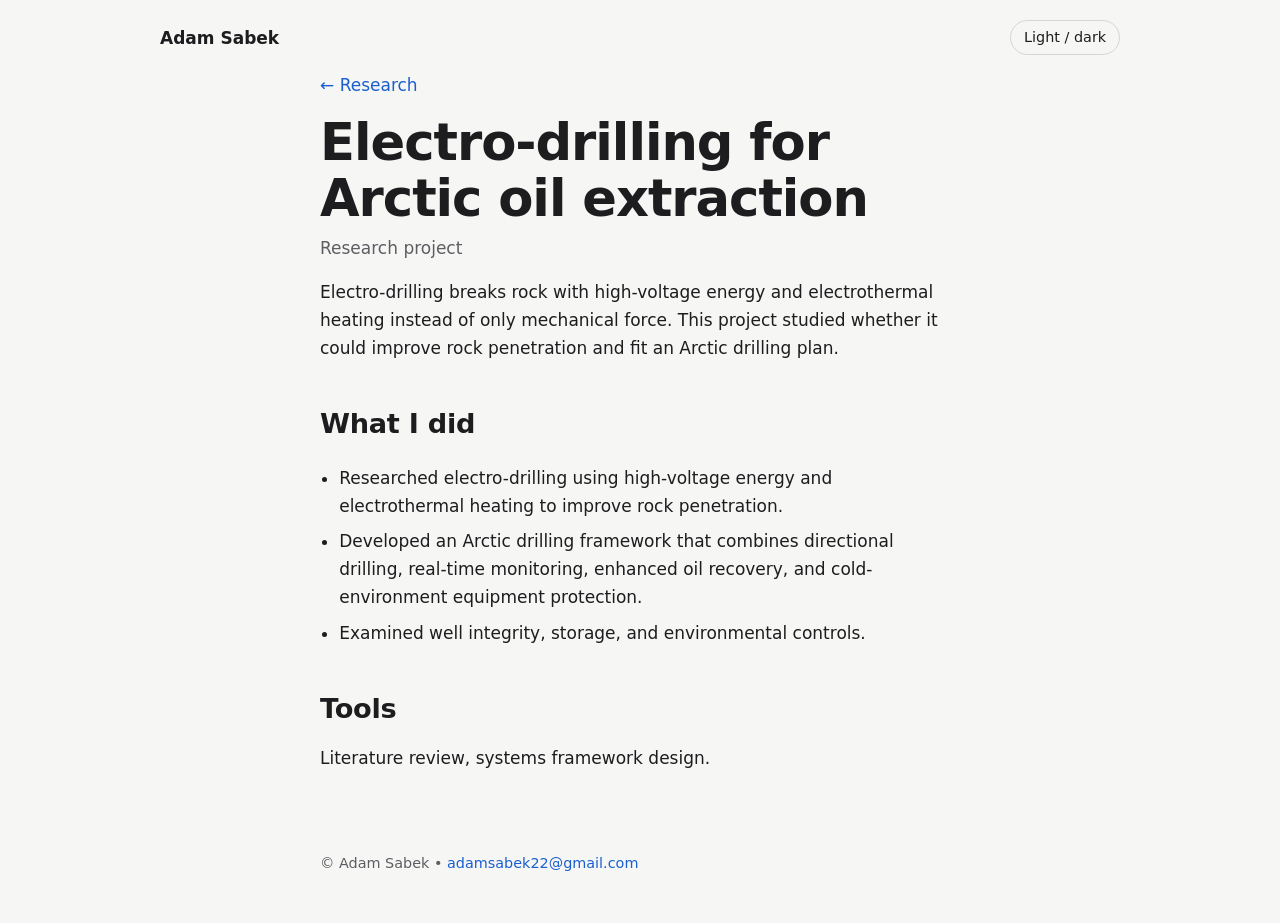
<file: arctic-drilling.html>
<!DOCTYPE html>
<html lang="en"><head><meta charset="utf-8"><meta name="viewport" content="width=device-width, initial-scale=1"><title>Electro-drilling for Arctic oil extraction | Adam Sabek</title><meta name="description" content="Research project"><link rel="stylesheet" href="style.css"></head><body><div class="bar"><a class="brand" href="index.html">Adam Sabek</a><button class="theme" type="button" aria-label="Switch between light and dark mode">Light / dark</button></div><main><div class="crumb"><a href="research.html">&larr; Research</a></div><h1>Electro-drilling for Arctic oil extraction</h1><p class="sub">Research project</p><p>Electro-drilling breaks rock with high-voltage energy and electrothermal heating instead of only mechanical force. This project studied whether it could improve rock penetration and fit an Arctic drilling plan.</p><h2>What I did</h2><ul class="l"><li>Researched electro-drilling using high-voltage energy and electrothermal heating to improve rock penetration.</li><li>Developed an Arctic drilling framework that combines directional drilling, real-time monitoring, enhanced oil recovery, and cold-environment equipment protection.</li><li>Examined well integrity, storage, and environmental controls.</li></ul><h2>Tools</h2><p>Literature review, systems framework design.</p></main><footer>&copy; Adam Sabek &bull; <a href="mailto:adamsabek22@gmail.com">adamsabek22@gmail.com</a></footer><script src="site.js"></script></body></html>
</file>
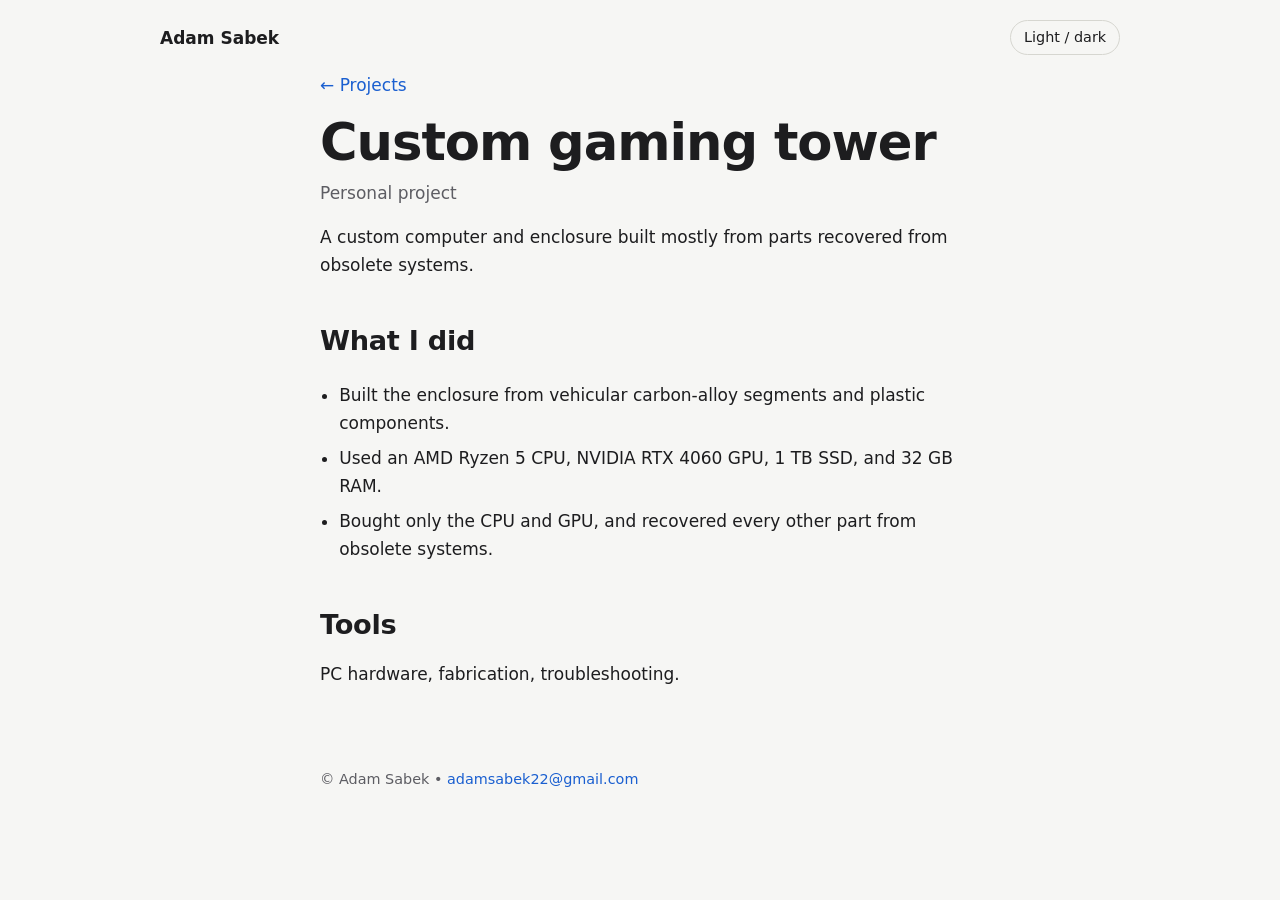
<file: gaming-tower.html>
<!DOCTYPE html>
<html lang="en"><head><meta charset="utf-8"><meta name="viewport" content="width=device-width, initial-scale=1"><title>Custom gaming tower | Adam Sabek</title><meta name="description" content="Personal project"><link rel="stylesheet" href="style.css"></head><body><div class="bar"><a class="brand" href="index.html">Adam Sabek</a><button class="theme" type="button" aria-label="Switch between light and dark mode">Light / dark</button></div><main><div class="crumb"><a href="projects.html">&larr; Projects</a></div><h1>Custom gaming tower</h1><p class="sub">Personal project</p><p>A custom computer and enclosure built mostly from parts recovered from obsolete systems.</p><h2>What I did</h2><ul class="l"><li>Built the enclosure from vehicular carbon-alloy segments and plastic components.</li><li>Used an AMD Ryzen 5 CPU, NVIDIA RTX 4060 GPU, 1 TB SSD, and 32 GB RAM.</li><li>Bought only the CPU and GPU, and recovered every other part from obsolete systems.</li></ul><h2>Tools</h2><p>PC hardware, fabrication, troubleshooting.</p></main><footer>&copy; Adam Sabek &bull; <a href="mailto:adamsabek22@gmail.com">adamsabek22@gmail.com</a></footer><script src="site.js"></script></body></html>
</file>
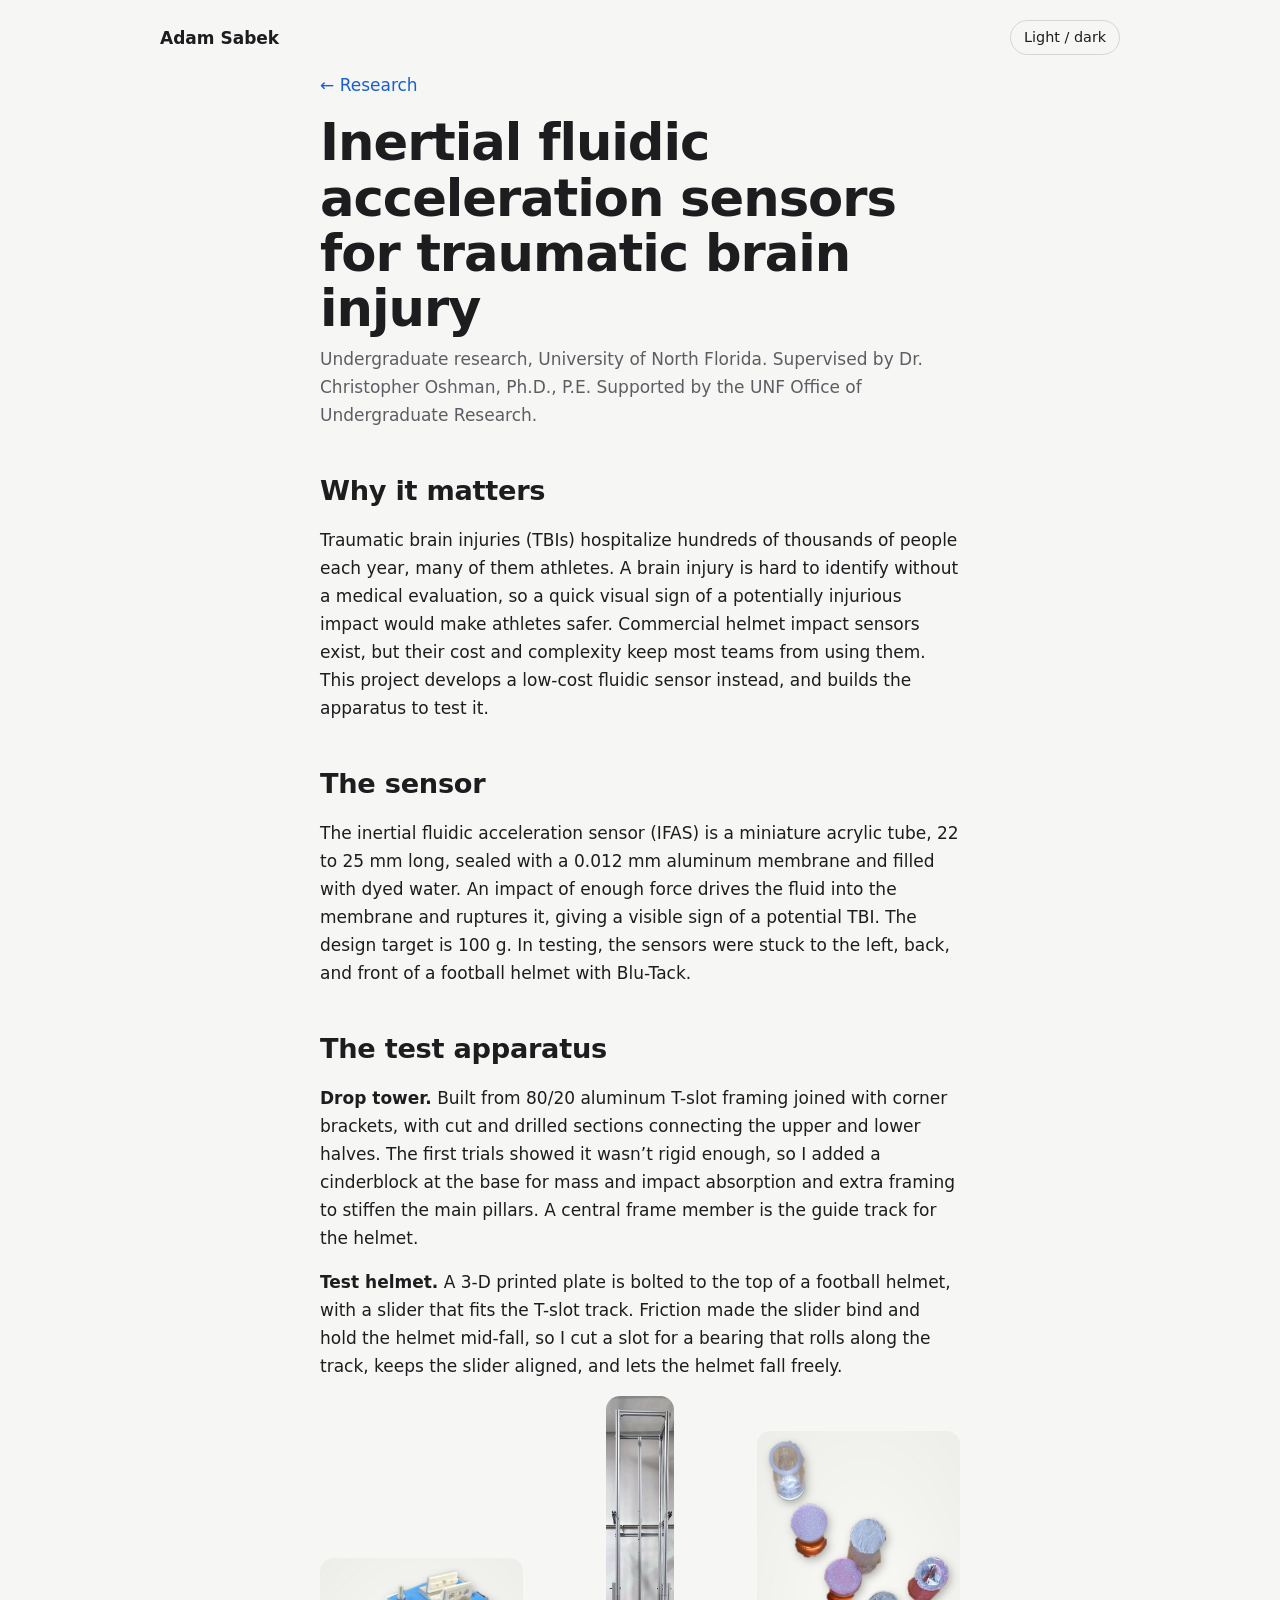
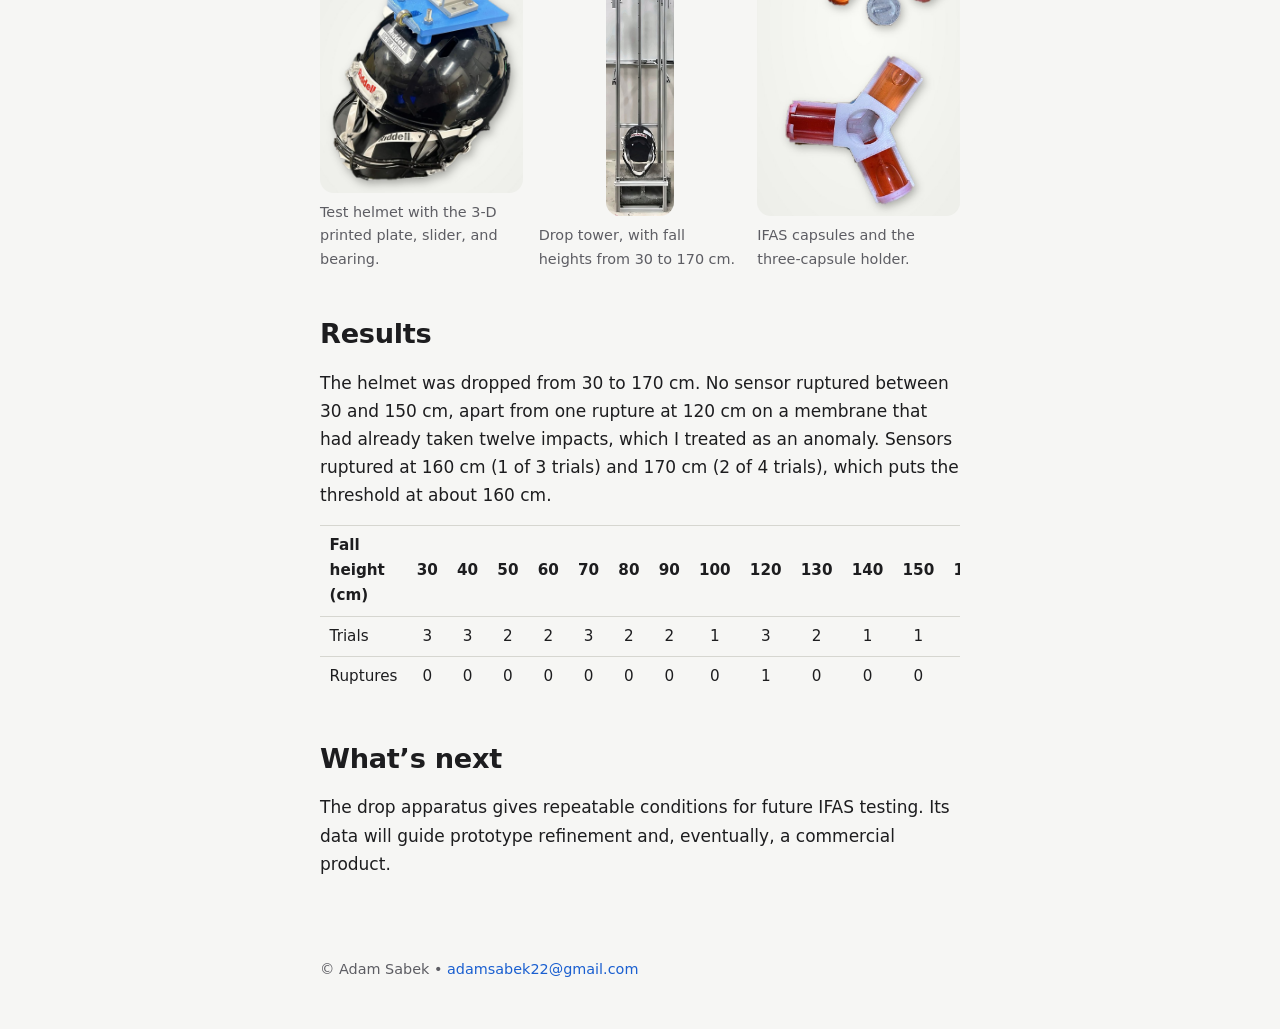
<file: ifas-sensor.html>
<!DOCTYPE html>
<html lang="en"><head><meta charset="utf-8"><meta name="viewport" content="width=device-width, initial-scale=1"><title>Inertial fluidic acceleration sensors | Adam Sabek</title><meta name="description" content="A low-cost fluidic sensor for helmet impacts, tested on a drop tower."><link rel="stylesheet" href="style.css"></head><body><div class="bar"><a class="brand" href="index.html">Adam Sabek</a><button class="theme" type="button" aria-label="Switch between light and dark mode">Light / dark</button></div><main><div class="crumb"><a href="research.html">&larr; Research</a></div>
<h1>Inertial fluidic acceleration sensors for traumatic brain injury</h1>
<p class="sub">Undergraduate research, University of North Florida. Supervised by Dr. Christopher Oshman, Ph.D., P.E. Supported by the UNF Office of Undergraduate Research.</p>
<h2>Why it matters</h2>
<p>Traumatic brain injuries (TBIs) hospitalize hundreds of thousands of people each year, many of them athletes. A brain injury is hard to identify without a medical evaluation, so a quick visual sign of a potentially injurious impact would make athletes safer. Commercial helmet impact sensors exist, but their cost and complexity keep most teams from using them. This project develops a low-cost fluidic sensor instead, and builds the apparatus to test it.</p>
<h2>The sensor</h2>
<p>The inertial fluidic acceleration sensor (IFAS) is a miniature acrylic tube, 22 to 25 mm long, sealed with a 0.012 mm aluminum membrane and filled with dyed water. An impact of enough force drives the fluid into the membrane and ruptures it, giving a visible sign of a potential TBI. The design target is 100 g. In testing, the sensors were stuck to the left, back, and front of a football helmet with Blu-Tack.</p>
<h2>The test apparatus</h2>
<p><b>Drop tower.</b> Built from 80/20 aluminum T-slot framing joined with corner brackets, with cut and drilled sections connecting the upper and lower halves. The first trials showed it wasn&rsquo;t rigid enough, so I added a cinderblock at the base for mass and impact absorption and extra framing to stiffen the main pillars. A central frame member is the guide track for the helmet.</p>
<p><b>Test helmet.</b> A 3-D printed plate is bolted to the top of a football helmet, with a slider that fits the T-slot track. Friction made the slider bind and hold the helmet mid-fall, so I cut a slot for a bearing that rolls along the track, keeps the slider aligned, and lets the helmet fall freely.</p>
<div class="photos">
<figure><img src="images/ifas-helmet.jpg" alt="Football helmet with a blue 3-D printed plate bolted to the top, carrying a slider and bearing." width="900" height="1044"><figcaption>Test helmet with the 3-D printed plate, slider, and bearing.</figcaption></figure>
<figure class="tall"><img src="images/ifas-tower.jpg" alt="Tall aluminum T-slot drop tower on a cinderblock base with the helmet at the bottom." width="393" height="2430"><figcaption>Drop tower, with fall heights from 30 to 170 cm.</figcaption></figure>
<figure><img src="images/ifas-capsules.jpg" alt="Small acrylic capsules sealed with membranes and filled with red dyed water, plus a three-capsule holder." width="700" height="1332"><figcaption>IFAS capsules and the three-capsule holder.</figcaption></figure>
</div>
<h2>Results</h2>
<p>The helmet was dropped from 30 to 170 cm. No sensor ruptured between 30 and 150 cm, apart from one rupture at 120 cm on a membrane that had already taken twelve impacts, which I treated as an anomaly. Sensors ruptured at 160 cm (1 of 3 trials) and 170 cm (2 of 4 trials), which puts the threshold at about 160 cm.</p>
<div class="tw"><table><tr><th>Fall height (cm)</th><th>30</th><th>40</th><th>50</th><th>60</th><th>70</th><th>80</th><th>90</th><th>100</th><th>120</th><th>130</th><th>140</th><th>150</th><th>160</th><th>170</th></tr><tr><td>Trials</td><td>3</td><td>3</td><td>2</td><td>2</td><td>3</td><td>2</td><td>2</td><td>1</td><td>3</td><td>2</td><td>1</td><td>1</td><td>3</td><td>4</td></tr><tr><td>Ruptures</td><td>0</td><td>0</td><td>0</td><td>0</td><td>0</td><td>0</td><td>0</td><td>0</td><td>1</td><td>0</td><td>0</td><td>0</td><td>1</td><td>2</td></tr></table></div>
<h2>What&rsquo;s next</h2>
<p>The drop apparatus gives repeatable conditions for future IFAS testing. Its data will guide prototype refinement and, eventually, a commercial product.</p></main><footer>&copy; Adam Sabek &bull; <a href="mailto:adamsabek22@gmail.com">adamsabek22@gmail.com</a></footer><script src="site.js"></script></body></html>
</file>
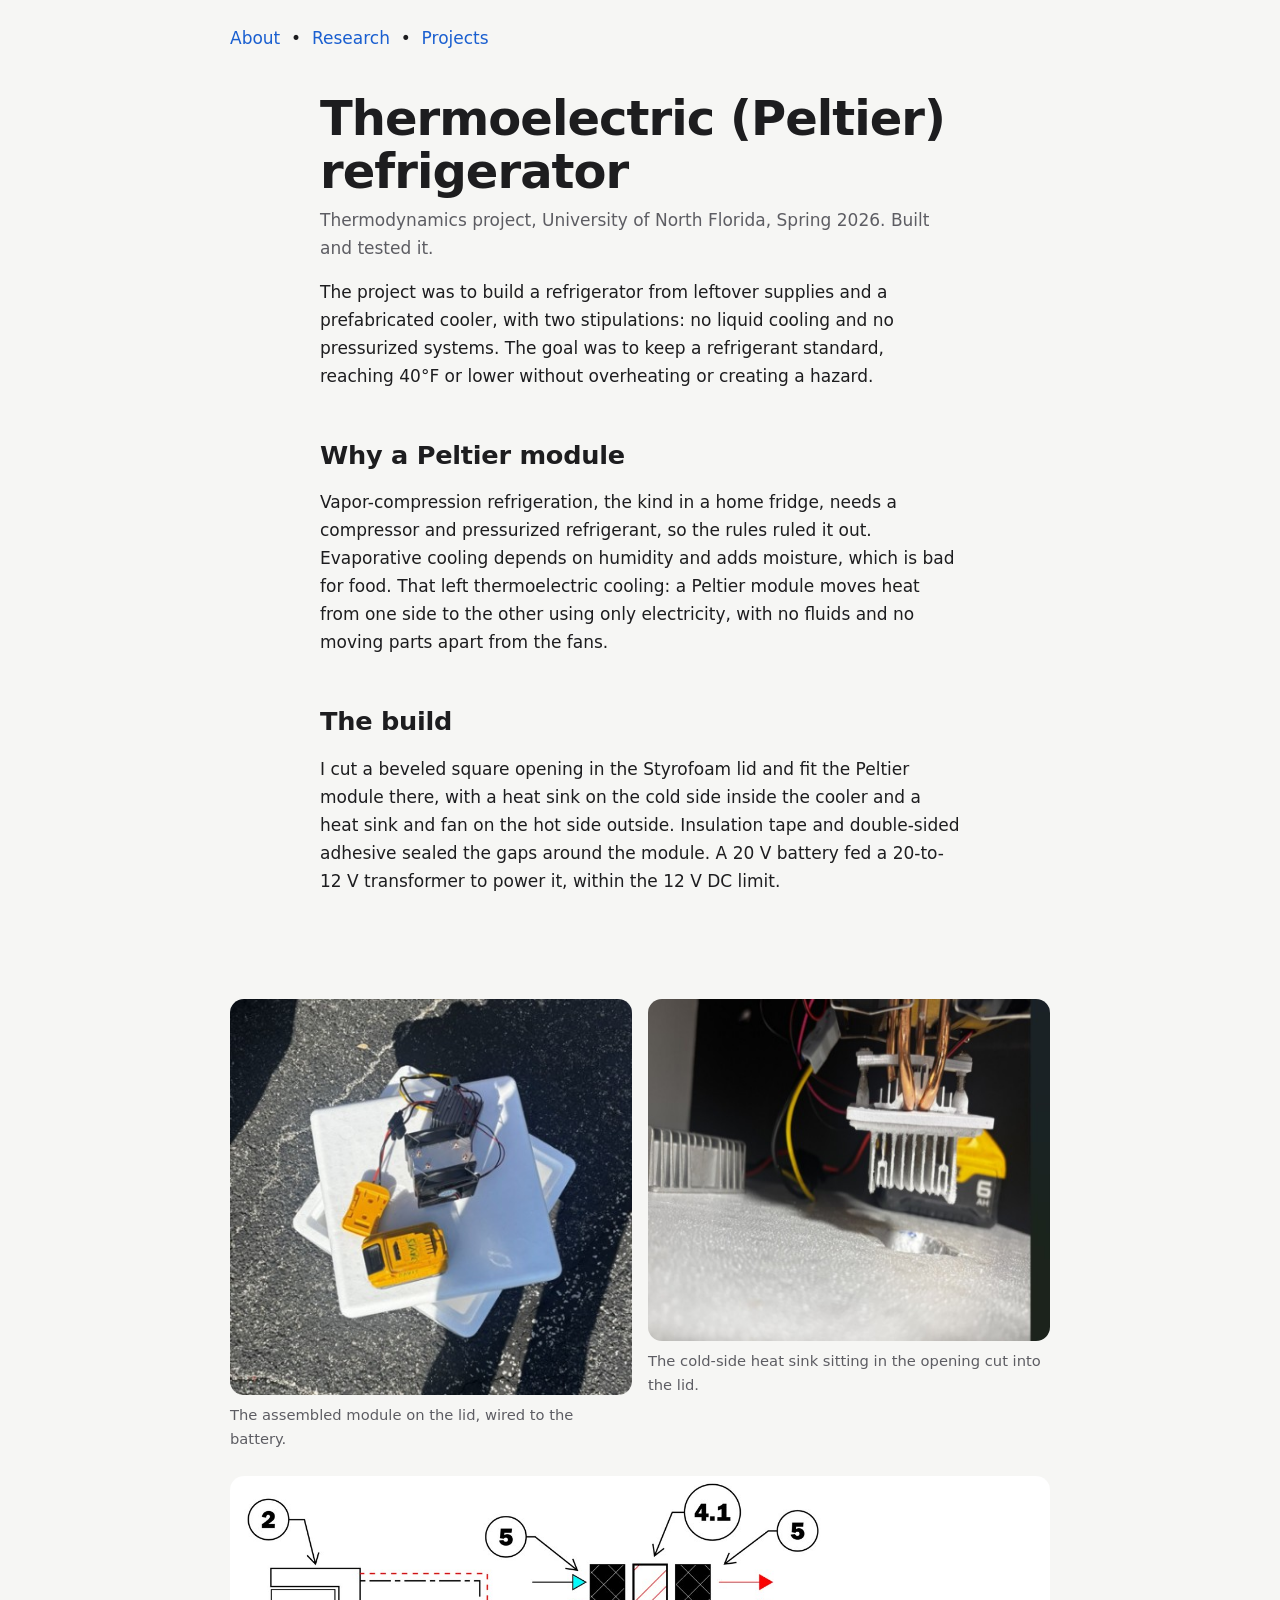
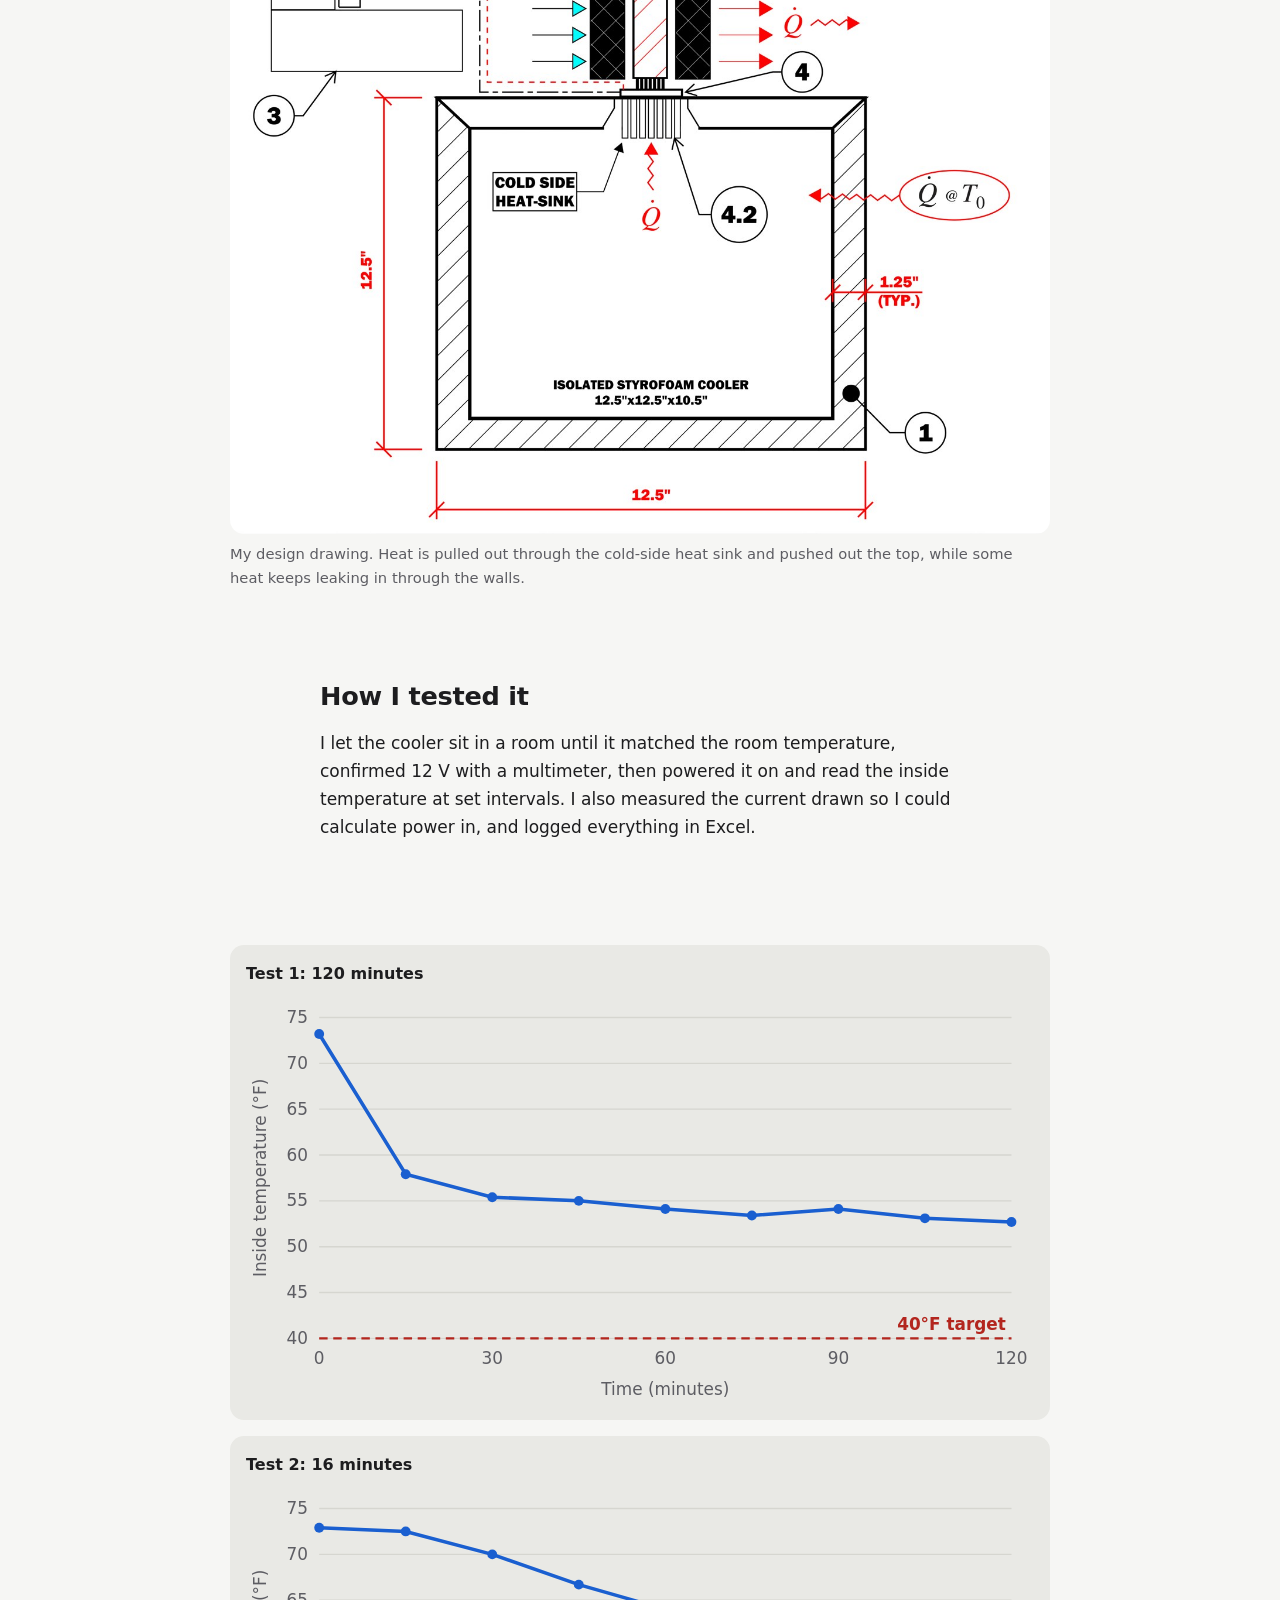
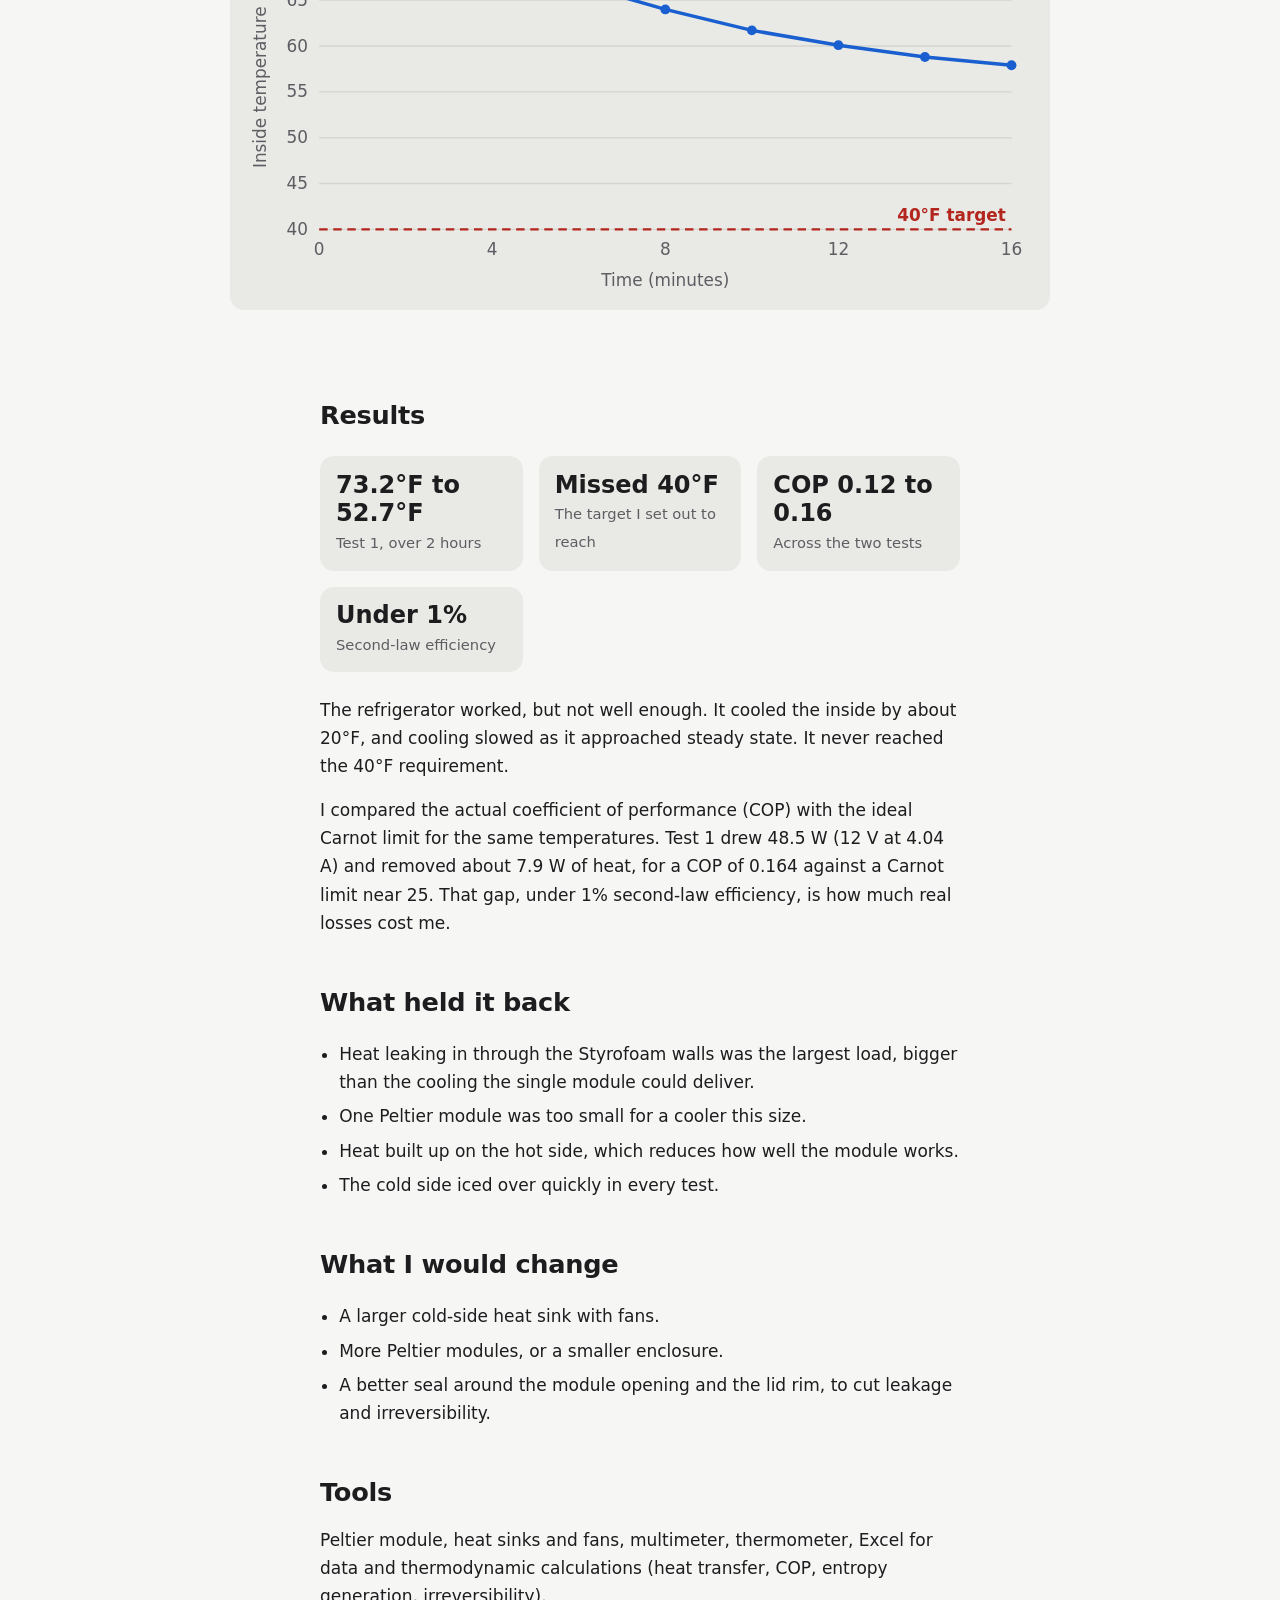
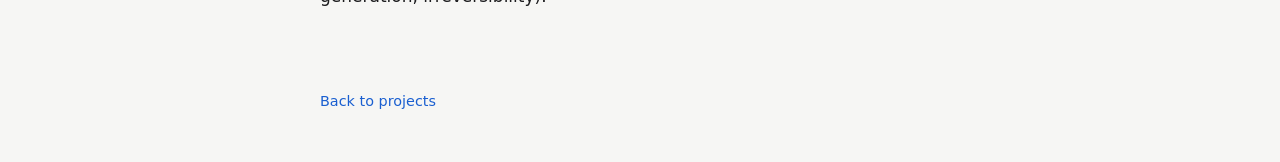
<file: peltier.html>
<!DOCTYPE html>
<html lang="en">
<head>
<meta charset="utf-8">
<meta name="viewport" content="width=device-width, initial-scale=1">
<title>Thermoelectric (Peltier) Refrigerator | Adam Sabek</title>
<meta name="description" content="A project to build a refrigerator with no liquid cooling and no pressurized systems, using a single Peltier module.">
<style>
:root { --bg:#f6f6f4; --surface:#e9e9e5; --text:#1d1d1f; --muted:#5d5d63; --link:#1a5fd0; --line:#d6d6d0; --warn:#b3261e; }
@media (prefers-color-scheme: dark) {
  :root:not([data-theme="light"]) { --bg:#1c1c1e; --surface:#2b2b2e; --text:#ececee; --muted:#a2a2a8; --link:#5b9bff; --line:#3a3a3e; --warn:#ff8a80; }
}
:root[data-theme="dark"] { --bg:#1c1c1e; --surface:#2b2b2e; --text:#ececee; --muted:#a2a2a8; --link:#5b9bff; --line:#3a3a3e; --warn:#ff8a80; }
* { box-sizing:border-box; }
body { margin:0; background:var(--bg); color:var(--text); font:17px/1.65 system-ui,-apple-system,"Segoe UI",Roboto,Helvetica,Arial,sans-serif; }
a { color:var(--link); text-decoration:none; } a:hover { text-decoration:underline; }
a:focus-visible { outline:2px solid var(--link); outline-offset:3px; border-radius:6px; }
.top { max-width:860px; margin:0 auto; padding:1.5rem 1.25rem 0; }
main { max-width:680px; margin:0 auto; padding:1rem 1.25rem 4rem; }
.wide { max-width:860px; margin:1.5rem auto; padding:0 1.25rem; }
h1 { font-size:clamp(2rem,5.5vw,3rem); line-height:1.1; letter-spacing:-0.02em; margin:1.5rem 0 .5rem; }
h2 { font-size:1.6rem; margin:2.75rem 0 .75rem; letter-spacing:-0.01em; }
p { margin:0 0 1rem; } .meta { color:var(--muted); }
ul { padding-left:1.2rem; } li { margin-bottom:.4rem; }
figure { margin:0; } figcaption { color:var(--muted); font-size:.92rem; margin-top:.5rem; }
img { max-width:100%; height:auto; border-radius:14px; display:block; background:var(--surface); }
.photos { display:grid; grid-template-columns:repeat(auto-fit,minmax(260px,1fr)); gap:1rem; align-items:start; }
.photos img { width:100%; }
.diagram img { background:#fff; width:100%; }
.facts { display:grid; grid-template-columns:repeat(auto-fit,minmax(150px,1fr)); gap:1rem; margin:1.25rem 0 1.5rem; padding:0; list-style:none; }
.facts li { background:var(--surface); border-radius:14px; padding:.9rem 1rem; margin:0; }
.facts b { display:block; font-size:1.5rem; line-height:1.2; }
.facts span { color:var(--muted); font-size:.92rem; }
.chart { width:100%; height:auto; display:block; }
.chart .grid { stroke:var(--line); stroke-width:1; }
.chart .tick,.chart .axis { fill:var(--muted); font-size:12px; }
.chart .line { fill:none; stroke:var(--link); stroke-width:2.5; }
.chart .dot { fill:var(--link); }
.chart .target { stroke:var(--warn); stroke-width:1.5; stroke-dasharray:6 4; }
.chart .tgt { fill:var(--warn); font-size:12px; font-weight:600; }
.chartbox { background:var(--surface); border-radius:14px; padding:1rem; }
.chartbox + .chartbox { margin-top:1rem; }
.chartbox h3 { font-size:1rem; margin:0 0 .5rem; }
table { border-collapse:collapse; width:100%; font-size:.95rem; }
th,td { text-align:left; padding:.5rem .6rem; border-top:1px solid var(--line); }
th { font-weight:600; }
.tablewrap { overflow-x:auto; }
footer { max-width:680px; margin:0 auto; padding:0 1.25rem 3rem; color:var(--muted); font-size:.9rem; }
</style>
</head>
<body>
<div class="top"><a href="index.html">About</a> &nbsp;&bull;&nbsp; <a href="research.html">Research</a> &nbsp;&bull;&nbsp; <a href="projects.html">Projects</a></div>

<main>
  <h1>Thermoelectric (Peltier) refrigerator</h1>
  <p class="meta">Thermodynamics project, University of North Florida, Spring 2026. Built and tested it.</p>

  <p>The project was to build a refrigerator from leftover supplies and a prefabricated cooler, with two stipulations: no liquid cooling and no pressurized systems. The goal was to keep a refrigerant standard, reaching 40°F or lower without overheating or creating a hazard.</p>

  <h2>Why a Peltier module</h2>
  <p>Vapor-compression refrigeration, the kind in a home fridge, needs a compressor and pressurized refrigerant, so the rules ruled it out. Evaporative cooling depends on humidity and adds moisture, which is bad for food. That left thermoelectric cooling: a Peltier module moves heat from one side to the other using only electricity, with no fluids and no moving parts apart from the fans.</p>

  <h2>The build</h2>
  <p>I cut a beveled square opening in the Styrofoam lid and fit the Peltier module there, with a heat sink on the cold side inside the cooler and a heat sink and fan on the hot side outside. Insulation tape and double-sided adhesive sealed the gaps around the module. A 20 V battery fed a 20-to-12 V transformer to power it, within the 12 V DC limit.</p>
</main>

<div class="wide">
  <div class="photos">
    <figure>
      <img src="images/peltier-cooler-top.jpg" alt="The Peltier module with its heat sink and fan mounted on the white Styrofoam lid, wired to a yellow DeWalt battery." width="426" height="420">
      <figcaption>The assembled module on the lid, wired to the battery.</figcaption>
    </figure>
    <figure>
      <img src="images/peltier-cold-side.jpg" alt="Underside of the lid showing the cold-side heat sink sitting in the beveled opening cut into the Styrofoam, with copper heat pipes above it." width="495" height="421">
      <figcaption>The cold-side heat sink sitting in the opening cut into the lid.</figcaption>
    </figure>
  </div>
</div>

<div class="wide diagram">
  <figure>
    <img src="images/peltier-diagram.jpg" alt="Cross-section drawing of the Styrofoam cooler with the Peltier module in the lid, showing heat leaving through the hot-side heat sink and fans, and heat leaking in through the walls." width="1400" height="1125">
    <figcaption>My design drawing. Heat is pulled out through the cold-side heat sink and pushed out the top, while some heat keeps leaking in through the walls.</figcaption>
  </figure>
</div>

<main>
  <h2>How I tested it</h2>
  <p>I let the cooler sit in a room until it matched the room temperature, confirmed 12 V with a multimeter, then powered it on and read the inside temperature at set intervals. I also measured the current drawn so I could calculate power in, and logged everything in Excel.</p>
</main>

<div class="wide">
  <div class="chartbox">
    <h3>Test 1: 120 minutes</h3>
    <svg viewBox="0 0 560 290" role="img" aria-label="Test 1: inside temperature falls from 73.2 to 52.7 degrees Fahrenheit over 120 minutes, staying above the 40 degree target" class="chart">
<line x1="52" x2="544" y1="244.0" y2="244.0" class="grid"/><text x="44" y="248.0" text-anchor="end" class="tick">40</text>
<line x1="52" x2="544" y1="211.4" y2="211.4" class="grid"/><text x="44" y="215.4" text-anchor="end" class="tick">45</text>
<line x1="52" x2="544" y1="178.9" y2="178.9" class="grid"/><text x="44" y="182.9" text-anchor="end" class="tick">50</text>
<line x1="52" x2="544" y1="146.3" y2="146.3" class="grid"/><text x="44" y="150.3" text-anchor="end" class="tick">55</text>
<line x1="52" x2="544" y1="113.7" y2="113.7" class="grid"/><text x="44" y="117.7" text-anchor="end" class="tick">60</text>
<line x1="52" x2="544" y1="81.1" y2="81.1" class="grid"/><text x="44" y="85.1" text-anchor="end" class="tick">65</text>
<line x1="52" x2="544" y1="48.6" y2="48.6" class="grid"/><text x="44" y="52.6" text-anchor="end" class="tick">70</text>
<line x1="52" x2="544" y1="16.0" y2="16.0" class="grid"/><text x="44" y="20.0" text-anchor="end" class="tick">75</text>
<text x="52.0" y="262" text-anchor="middle" class="tick">0</text>
<text x="175.0" y="262" text-anchor="middle" class="tick">30</text>
<text x="298.0" y="262" text-anchor="middle" class="tick">60</text>
<text x="421.0" y="262" text-anchor="middle" class="tick">90</text>
<text x="544.0" y="262" text-anchor="middle" class="tick">120</text>
<line x1="52" x2="544" y1="244.0" y2="244.0" class="target"/>
<text x="540" y="238.0" text-anchor="end" class="tgt">40°F target</text>
<polyline points="52.0,27.7 113.5,127.4 175.0,143.7 236.5,146.3 298.0,152.1 359.5,156.7 421.0,152.1 482.5,158.7 544.0,161.3" class="line"/>
<circle cx="52.0" cy="27.7" r="3.5" class="dot"/>
<circle cx="113.5" cy="127.4" r="3.5" class="dot"/>
<circle cx="175.0" cy="143.7" r="3.5" class="dot"/>
<circle cx="236.5" cy="146.3" r="3.5" class="dot"/>
<circle cx="298.0" cy="152.1" r="3.5" class="dot"/>
<circle cx="359.5" cy="156.7" r="3.5" class="dot"/>
<circle cx="421.0" cy="152.1" r="3.5" class="dot"/>
<circle cx="482.5" cy="158.7" r="3.5" class="dot"/>
<circle cx="544.0" cy="161.3" r="3.5" class="dot"/>
<text x="298.0" y="284" text-anchor="middle" class="axis">Time (minutes)</text>
<text transform="translate(14 130.0) rotate(-90)" text-anchor="middle" class="axis">Inside temperature (°F)</text>
</svg>
  </div>
  <div class="chartbox">
    <h3>Test 2: 16 minutes</h3>
    <svg viewBox="0 0 560 290" role="img" aria-label="Test 2: inside temperature falls from 72.9 to 57.9 degrees Fahrenheit over 16 minutes" class="chart">
<line x1="52" x2="544" y1="244.0" y2="244.0" class="grid"/><text x="44" y="248.0" text-anchor="end" class="tick">40</text>
<line x1="52" x2="544" y1="211.4" y2="211.4" class="grid"/><text x="44" y="215.4" text-anchor="end" class="tick">45</text>
<line x1="52" x2="544" y1="178.9" y2="178.9" class="grid"/><text x="44" y="182.9" text-anchor="end" class="tick">50</text>
<line x1="52" x2="544" y1="146.3" y2="146.3" class="grid"/><text x="44" y="150.3" text-anchor="end" class="tick">55</text>
<line x1="52" x2="544" y1="113.7" y2="113.7" class="grid"/><text x="44" y="117.7" text-anchor="end" class="tick">60</text>
<line x1="52" x2="544" y1="81.1" y2="81.1" class="grid"/><text x="44" y="85.1" text-anchor="end" class="tick">65</text>
<line x1="52" x2="544" y1="48.6" y2="48.6" class="grid"/><text x="44" y="52.6" text-anchor="end" class="tick">70</text>
<line x1="52" x2="544" y1="16.0" y2="16.0" class="grid"/><text x="44" y="20.0" text-anchor="end" class="tick">75</text>
<text x="52.0" y="262" text-anchor="middle" class="tick">0</text>
<text x="175.0" y="262" text-anchor="middle" class="tick">4</text>
<text x="298.0" y="262" text-anchor="middle" class="tick">8</text>
<text x="421.0" y="262" text-anchor="middle" class="tick">12</text>
<text x="544.0" y="262" text-anchor="middle" class="tick">16</text>
<line x1="52" x2="544" y1="244.0" y2="244.0" class="target"/>
<text x="540" y="238.0" text-anchor="end" class="tgt">40°F target</text>
<polyline points="52.0,29.7 113.5,32.3 175.0,48.6 236.5,70.1 298.0,87.7 359.5,102.6 421.0,113.1 482.5,121.5 544.0,127.4" class="line"/>
<circle cx="52.0" cy="29.7" r="3.5" class="dot"/>
<circle cx="113.5" cy="32.3" r="3.5" class="dot"/>
<circle cx="175.0" cy="48.6" r="3.5" class="dot"/>
<circle cx="236.5" cy="70.1" r="3.5" class="dot"/>
<circle cx="298.0" cy="87.7" r="3.5" class="dot"/>
<circle cx="359.5" cy="102.6" r="3.5" class="dot"/>
<circle cx="421.0" cy="113.1" r="3.5" class="dot"/>
<circle cx="482.5" cy="121.5" r="3.5" class="dot"/>
<circle cx="544.0" cy="127.4" r="3.5" class="dot"/>
<text x="298.0" y="284" text-anchor="middle" class="axis">Time (minutes)</text>
<text transform="translate(14 130.0) rotate(-90)" text-anchor="middle" class="axis">Inside temperature (°F)</text>
</svg>
  </div>
</div>

<main>
  <h2>Results</h2>
  <ul class="facts">
    <li><b>73.2°F to 52.7°F</b><span>Test 1, over 2 hours</span></li>
    <li><b>Missed 40°F</b><span>The target I set out to reach</span></li>
    <li><b>COP 0.12 to 0.16</b><span>Across the two tests</span></li>
    <li><b>Under 1%</b><span>Second-law efficiency</span></li>
  </ul>
  <p>The refrigerator worked, but not well enough. It cooled the inside by about 20°F, and cooling slowed as it approached steady state. It never reached the 40°F requirement.</p>
  <p>I compared the actual coefficient of performance (COP) with the ideal Carnot limit for the same temperatures. Test 1 drew 48.5 W (12 V at 4.04 A) and removed about 7.9 W of heat, for a COP of 0.164 against a Carnot limit near 25. That gap, under 1% second-law efficiency, is how much real losses cost me.</p>

  <h2>What held it back</h2>
  <ul>
    <li>Heat leaking in through the Styrofoam walls was the largest load, bigger than the cooling the single module could deliver.</li>
    <li>One Peltier module was too small for a cooler this size.</li>
    <li>Heat built up on the hot side, which reduces how well the module works.</li>
    <li>The cold side iced over quickly in every test.</li>
  </ul>

  <h2>What I would change</h2>
  <ul>
    <li>A larger cold-side heat sink with fans.</li>
    <li>More Peltier modules, or a smaller enclosure.</li>
    <li>A better seal around the module opening and the lid rim, to cut leakage and irreversibility.</li>
  </ul>

  <h2>Tools</h2>
  <p>Peltier module, heat sinks and fans, multimeter, thermometer, Excel for data and thermodynamic calculations (heat transfer, COP, entropy generation, irreversibility).</p>
</main>

<footer><a href="projects.html">Back to projects</a></footer>
</body>
</html>
</file>
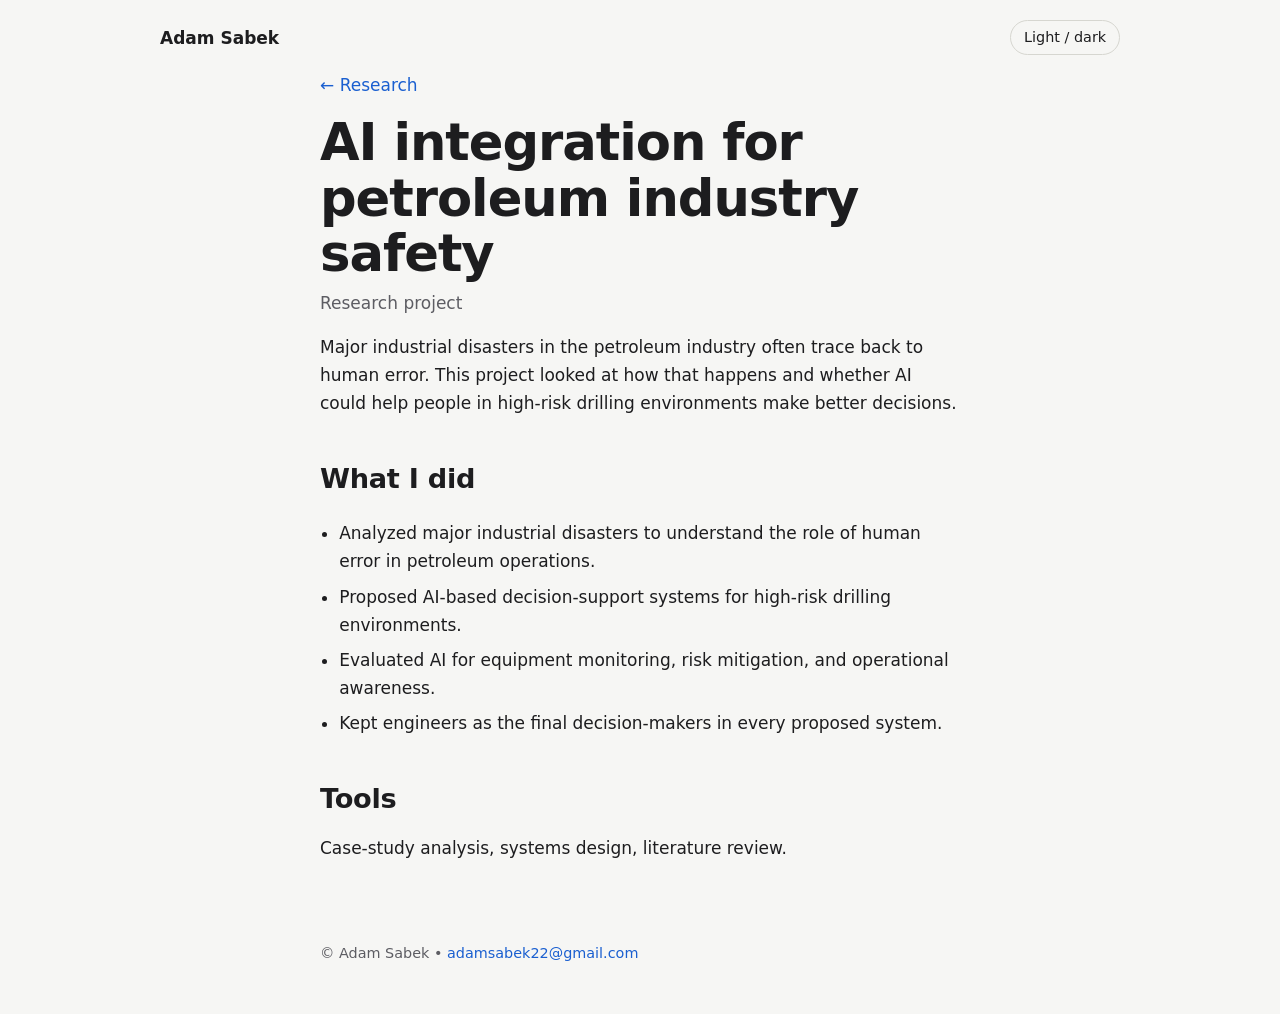
<file: petroleum-ai-safety.html>
<!DOCTYPE html>
<html lang="en"><head><meta charset="utf-8"><meta name="viewport" content="width=device-width, initial-scale=1"><title>AI integration for petroleum industry safety | Adam Sabek</title><meta name="description" content="Research project"><link rel="stylesheet" href="style.css"></head><body><div class="bar"><a class="brand" href="index.html">Adam Sabek</a><button class="theme" type="button" aria-label="Switch between light and dark mode">Light / dark</button></div><main><div class="crumb"><a href="research.html">&larr; Research</a></div><h1>AI integration for petroleum industry safety</h1><p class="sub">Research project</p><p>Major industrial disasters in the petroleum industry often trace back to human error. This project looked at how that happens and whether AI could help people in high-risk drilling environments make better decisions.</p><h2>What I did</h2><ul class="l"><li>Analyzed major industrial disasters to understand the role of human error in petroleum operations.</li><li>Proposed AI-based decision-support systems for high-risk drilling environments.</li><li>Evaluated AI for equipment monitoring, risk mitigation, and operational awareness.</li><li>Kept engineers as the final decision-makers in every proposed system.</li></ul><h2>Tools</h2><p>Case-study analysis, systems design, literature review.</p></main><footer>&copy; Adam Sabek &bull; <a href="mailto:adamsabek22@gmail.com">adamsabek22@gmail.com</a></footer><script src="site.js"></script></body></html>
</file>
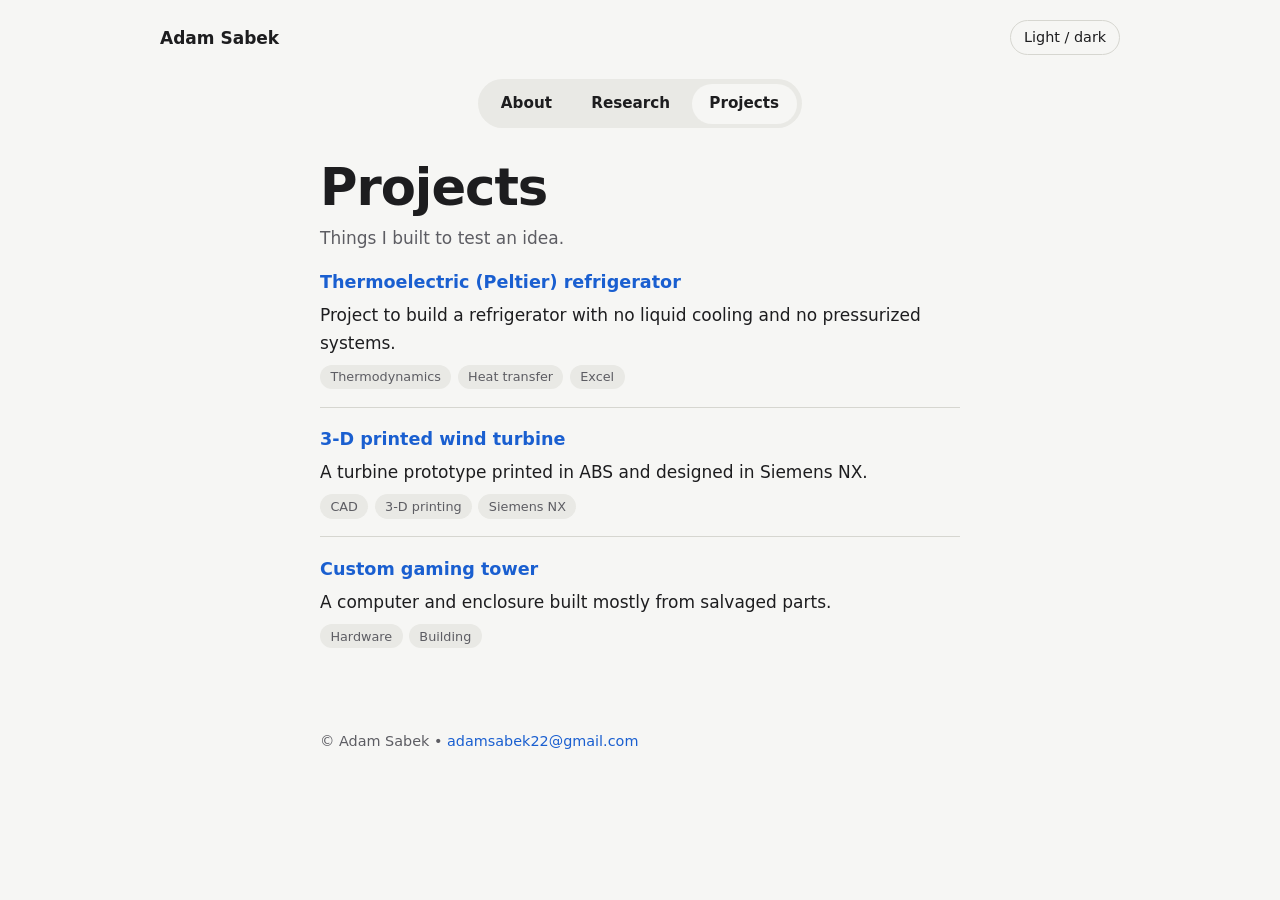
<file: projects.html>
<!DOCTYPE html>
<html lang="en"><head><meta charset="utf-8"><meta name="viewport" content="width=device-width, initial-scale=1"><title>Projects | Adam Sabek</title><meta name="description" content=""><link rel="stylesheet" href="style.css"></head><body><div class="bar"><a class="brand" href="index.html">Adam Sabek</a><button class="theme" type="button" aria-label="Switch between light and dark mode">Light / dark</button></div><nav aria-label="Sections"><ul><li><a href="index.html">About</a></li><li><a href="research.html">Research</a></li><li><a href="projects.html" aria-current=page>Projects</a></li></ul></nav><main><h1>Projects</h1><p class="sub">Things I built to test an idea.</p><div class="item"><h3><a href="peltier.html">Thermoelectric (Peltier) refrigerator</a></h3><p>Project to build a refrigerator with no liquid cooling and no pressurized systems.</p><div class="tags"><span>Thermodynamics</span><span>Heat transfer</span><span>Excel</span></div></div><div class="item"><h3><a href="wind-turbine.html">3-D printed wind turbine</a></h3><p>A turbine prototype printed in ABS and designed in Siemens NX.</p><div class="tags"><span>CAD</span><span>3-D printing</span><span>Siemens NX</span></div></div><div class="item"><h3><a href="gaming-tower.html">Custom gaming tower</a></h3><p>A computer and enclosure built mostly from salvaged parts.</p><div class="tags"><span>Hardware</span><span>Building</span></div></div></main><footer>&copy; Adam Sabek &bull; <a href="mailto:adamsabek22@gmail.com">adamsabek22@gmail.com</a></footer><script src="site.js"></script></body></html>
</file>
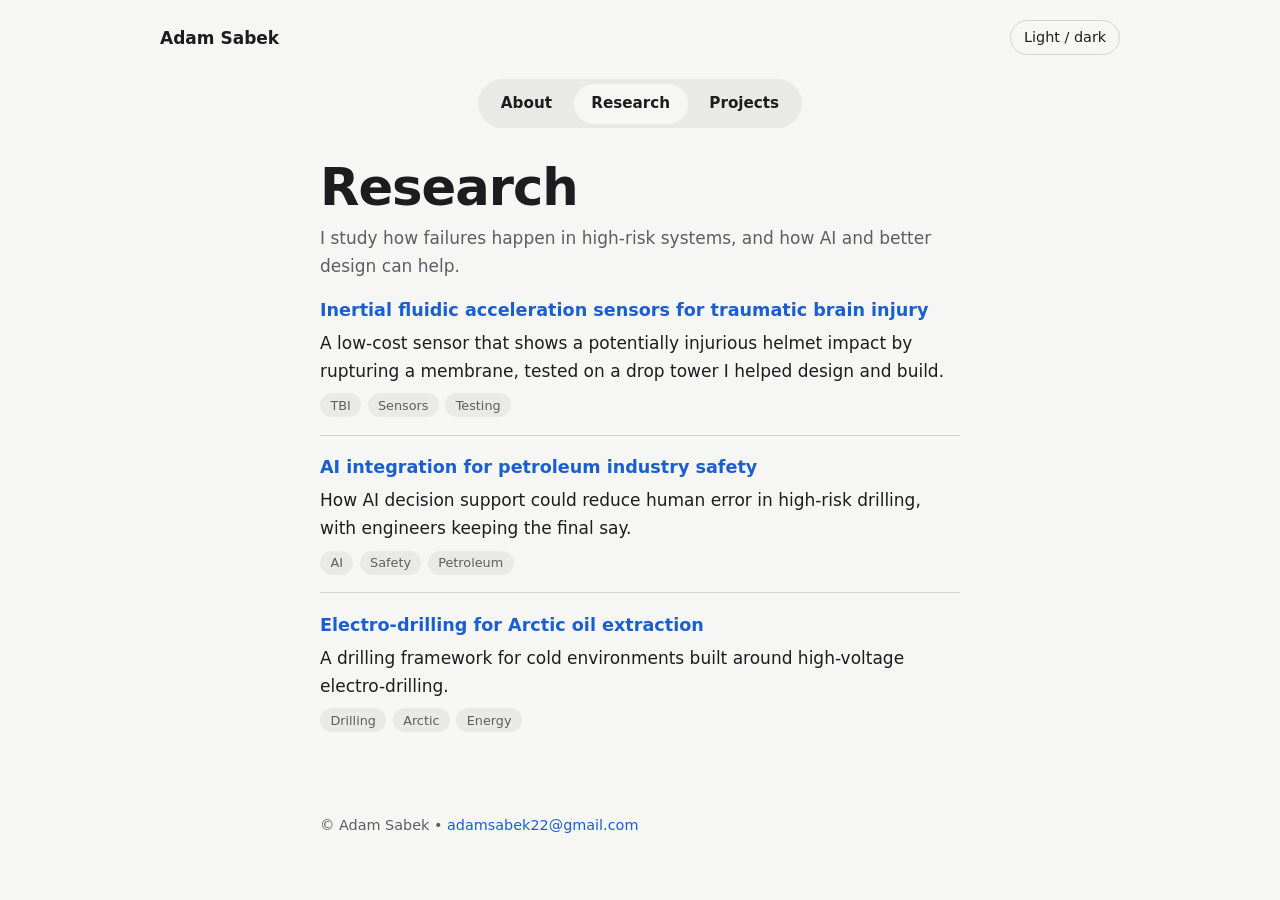
<file: research.html>
<!DOCTYPE html>
<html lang="en"><head><meta charset="utf-8"><meta name="viewport" content="width=device-width, initial-scale=1"><title>Research | Adam Sabek</title><meta name="description" content=""><link rel="stylesheet" href="style.css"></head><body><div class="bar"><a class="brand" href="index.html">Adam Sabek</a><button class="theme" type="button" aria-label="Switch between light and dark mode">Light / dark</button></div><nav aria-label="Sections"><ul><li><a href="index.html">About</a></li><li><a href="research.html" aria-current=page>Research</a></li><li><a href="projects.html">Projects</a></li></ul></nav><main><h1>Research</h1><p class="sub">I study how failures happen in high-risk systems, and how AI and better design can help.</p><div class="item"><h3><a href="ifas-sensor.html">Inertial fluidic acceleration sensors for traumatic brain injury</a></h3><p>A low-cost sensor that shows a potentially injurious helmet impact by rupturing a membrane, tested on a drop tower I helped design and build.</p><div class="tags"><span>TBI</span><span>Sensors</span><span>Testing</span></div></div><div class="item"><h3><a href="petroleum-ai-safety.html">AI integration for petroleum industry safety</a></h3><p>How AI decision support could reduce human error in high-risk drilling, with engineers keeping the final say.</p><div class="tags"><span>AI</span><span>Safety</span><span>Petroleum</span></div></div><div class="item"><h3><a href="arctic-drilling.html">Electro-drilling for Arctic oil extraction</a></h3><p>A drilling framework for cold environments built around high-voltage electro-drilling.</p><div class="tags"><span>Drilling</span><span>Arctic</span><span>Energy</span></div></div></main><footer>&copy; Adam Sabek &bull; <a href="mailto:adamsabek22@gmail.com">adamsabek22@gmail.com</a></footer><script src="site.js"></script></body></html>
</file>
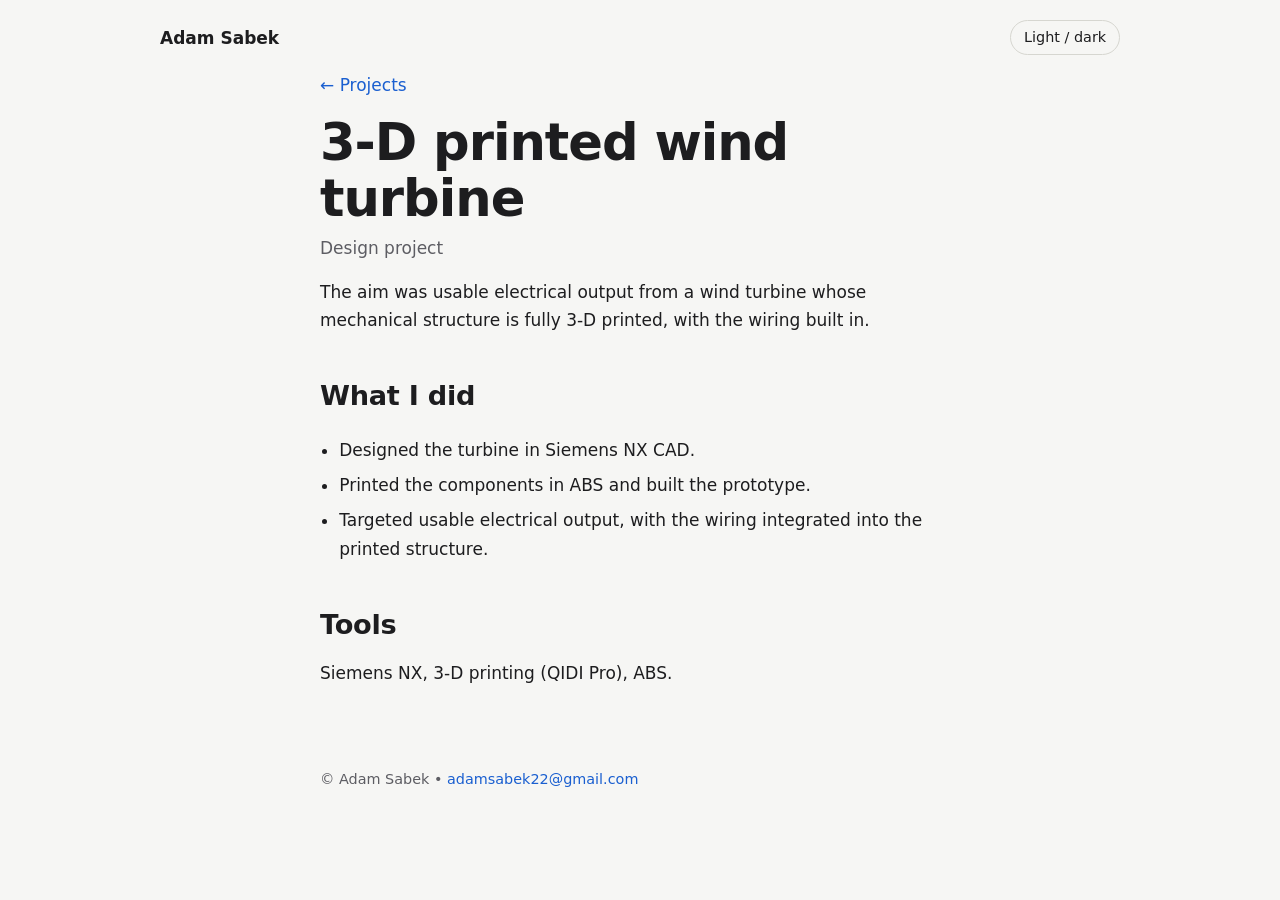
<file: wind-turbine.html>
<!DOCTYPE html>
<html lang="en"><head><meta charset="utf-8"><meta name="viewport" content="width=device-width, initial-scale=1"><title>3-D printed wind turbine | Adam Sabek</title><meta name="description" content="Design project"><link rel="stylesheet" href="style.css"></head><body><div class="bar"><a class="brand" href="index.html">Adam Sabek</a><button class="theme" type="button" aria-label="Switch between light and dark mode">Light / dark</button></div><main><div class="crumb"><a href="projects.html">&larr; Projects</a></div><h1>3-D printed wind turbine</h1><p class="sub">Design project</p><p>The aim was usable electrical output from a wind turbine whose mechanical structure is fully 3-D printed, with the wiring built in.</p><h2>What I did</h2><ul class="l"><li>Designed the turbine in Siemens NX CAD.</li><li>Printed the components in ABS and built the prototype.</li><li>Targeted usable electrical output, with the wiring integrated into the printed structure.</li></ul><h2>Tools</h2><p>Siemens NX, 3-D printing (QIDI Pro), ABS.</p></main><footer>&copy; Adam Sabek &bull; <a href="mailto:adamsabek22@gmail.com">adamsabek22@gmail.com</a></footer><script src="site.js"></script></body></html>
</file>
<file: style.css>
:root{--bg:#f6f6f4;--surface:#e9e9e5;--text:#1d1d1f;--muted:#5d5d63;--link:#1a5fd0;--line:#d6d6d0}
@media(prefers-color-scheme:dark){:root:not([data-theme=light]){--bg:#1c1c1e;--surface:#2b2b2e;--text:#ececee;--muted:#a2a2a8;--link:#5b9bff;--line:#3a3a3e}}
:root[data-theme=dark]{--bg:#1c1c1e;--surface:#2b2b2e;--text:#ececee;--muted:#a2a2a8;--link:#5b9bff;--line:#3a3a3e}
*{box-sizing:border-box}html{scroll-behavior:smooth}
body{margin:0;background:var(--bg);color:var(--text);font:17px/1.65 system-ui,-apple-system,"Segoe UI",Roboto,Helvetica,Arial,sans-serif}
a{color:var(--link);text-decoration:none}a:hover{text-decoration:underline}
a:focus-visible,button:focus-visible{outline:2px solid var(--link);outline-offset:3px;border-radius:6px}
.bar{max-width:1000px;margin:0 auto;padding:1.25rem 1.25rem 0;display:flex;justify-content:space-between;align-items:center}
.brand{font-weight:700;color:var(--text)}
.theme{background:none;border:1px solid var(--line);color:var(--text);border-radius:999px;padding:.3rem .8rem;font:inherit;font-size:.9rem;cursor:pointer}
header{max-width:1000px;margin:0 auto;padding:1.5rem 1.25rem 0;display:flex;gap:2rem;align-items:center;flex-wrap:wrap}
.photo{width:280px;height:220px;border-radius:22px;overflow:hidden;flex:none;background:var(--surface);display:grid;place-items:center;font-size:4rem;font-weight:700;color:var(--muted)}
.photo img{width:100%;height:100%;object-fit:cover;display:block}
.intro{flex:1;min-width:260px}
h1{margin:0 0 .5rem;font-size:clamp(2rem,6vw,3.2rem);line-height:1.08;letter-spacing:-.02em}
.meta{color:var(--muted);margin:0 0 .75rem}.links{display:flex;gap:1.1rem;flex-wrap:wrap}
nav{display:flex;justify-content:center;padding:1.5rem 1rem 1rem}
nav ul{display:flex;gap:.25rem;list-style:none;margin:0;padding:.3rem;background:var(--surface);border-radius:999px}
nav a{display:block;padding:.45rem 1.1rem;border-radius:999px;color:var(--text);font-weight:600;font-size:.95rem}
nav a:hover{text-decoration:none;background:var(--bg)}nav a[aria-current]{background:var(--bg)}
main{max-width:680px;margin:0 auto;padding:1rem 1.25rem 4rem}
h2{font-size:1.7rem;margin:2.5rem 0 .75rem;letter-spacing:-.01em}h2:first-child{margin-top:0}
h3{font-size:1.1rem;margin:0 0 .25rem}p{margin:0 0 1rem}
.item{padding:1.1rem 0;border-top:1px solid var(--line)}.item:first-of-type{border-top:0;padding-top:0}
.item p{margin:.25rem 0 .5rem}
.tags{display:flex;gap:.4rem;flex-wrap:wrap;margin:.35rem 0 0}
.tags span{background:var(--surface);color:var(--muted);font-size:.8rem;border-radius:999px;padding:.1rem .65rem}
ul.l{padding-left:1.2rem}ul.l li{margin-bottom:.45rem}
.crumb{margin-bottom:1rem}.sub{color:var(--muted)}
footer{max-width:680px;margin:0 auto;padding:0 1.25rem 3rem;color:var(--muted);font-size:.9rem}
@media(max-width:640px){.photo{width:100%;height:240px}}

.photos{display:grid;grid-template-columns:repeat(auto-fit,minmax(200px,1fr));gap:1rem;align-items:end;margin:1rem 0 1.5rem}
figure{margin:0}figcaption{color:var(--muted);font-size:.9rem;margin-top:.5rem}
.photos img{width:100%;height:auto;border-radius:14px;display:block;background:var(--surface)}
.photos .tall img{max-height:420px;width:auto;margin:0 auto;max-width:100%}
.tw{overflow-x:auto}table{border-collapse:collapse;width:100%;font-size:.95rem}
th,td{text-align:center;padding:.45rem .6rem;border-top:1px solid var(--line)}th:first-child,td:first-child{text-align:left}
.btn{display:inline-block;background:var(--surface);border-radius:999px;padding:.35rem 1rem;font-weight:600;font-size:.95rem}
</file>
